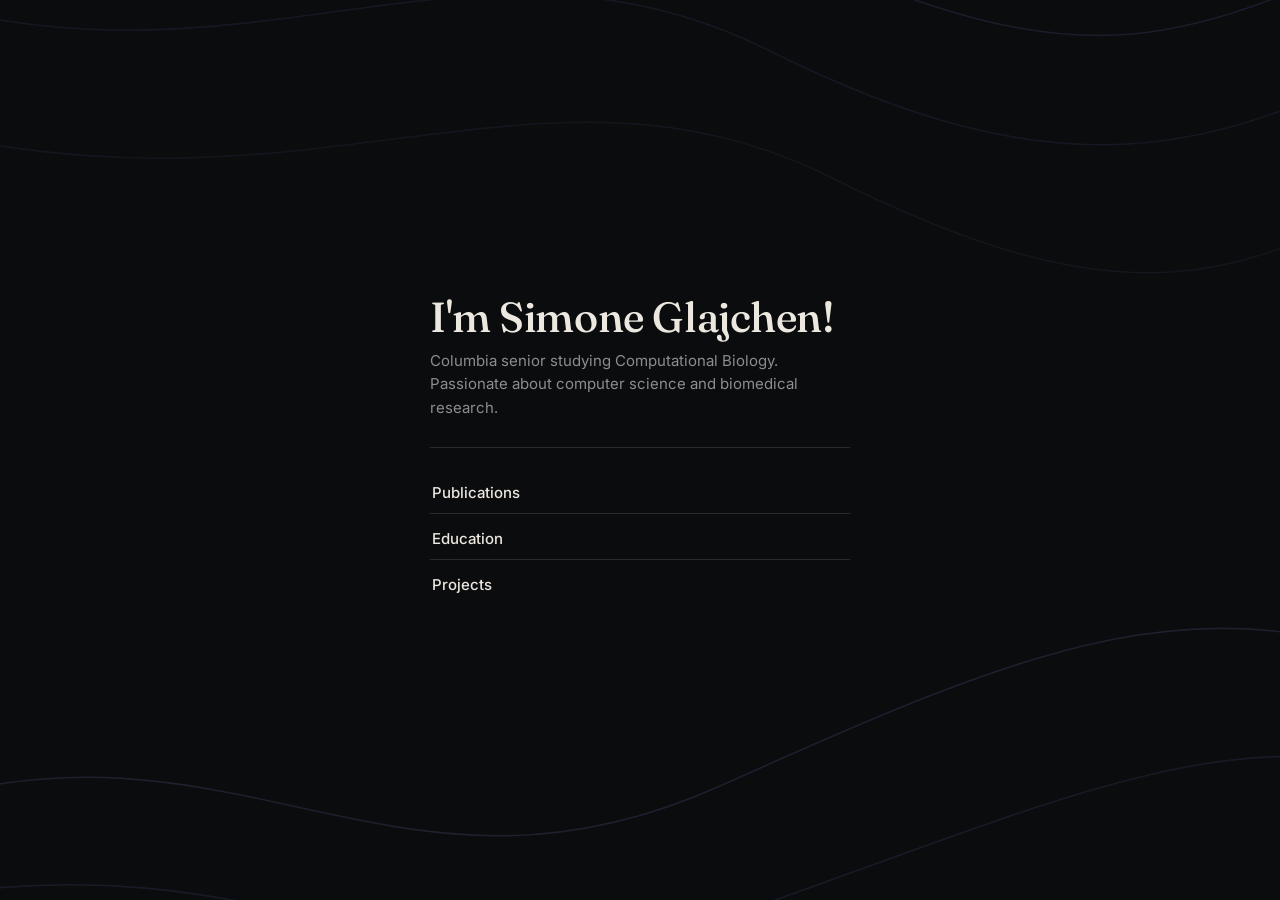
<file: index.html>
<!DOCTYPE html>
<html lang="en">
<head>
<meta charset="UTF-8">
<meta name="viewport" content="width=device-width, initial-scale=1.0">
<title>Simone Glajchen</title>
<link rel="stylesheet" href="style.css">
</head>
<body>

<svg class="field" viewBox="0 0 800 800" preserveAspectRatio="xMidYMid slice" xmlns="http://www.w3.org/2000/svg">
  <path d="M -50 620 C 150 560, 250 700, 450 610 S 750 480, 900 540" stroke="#7b8ad1" stroke-width="1" fill="none" opacity="0.16"/>
  <path d="M -50 680 C 180 640, 260 760, 460 690 S 780 560, 900 610" stroke="#7b8ad1" stroke-width="1" fill="none" opacity="0.12"/>
  <path d="M -50 120 C 160 180, 300 60, 480 150 S 760 220, 900 140" stroke="#7b8ad1" stroke-width="1" fill="none" opacity="0.1"/>
  <path d="M -50 60 C 140 100, 320 10, 500 90 S 740 150, 900 70" stroke="#7b8ad1" stroke-width="1" fill="none" opacity="0.14"/>
  <path d="M -50 200 C 200 260, 340 140, 520 230 S 780 300, 900 220" stroke="#7b8ad1" stroke-width="1" fill="none" opacity="0.08"/>
</svg>

<div class="card">
  <h1>I'm Simone Glajchen!</h1>
  <p class="tagline">Columbia senior studying Computational Biology. Passionate about computer science and biomedical research.</p>
  <div class="rule"></div>
  <ul class="links">
    <li><a href="publications.html"><span class="label">Publications</span></a></li>
    <li><a href="education.html"><span class="label">Education</span></a></li>
    <li><a href="projects.html"><span class="label">Projects</span></a></li>
  </ul>
</div>

</body>
</html>
</file>
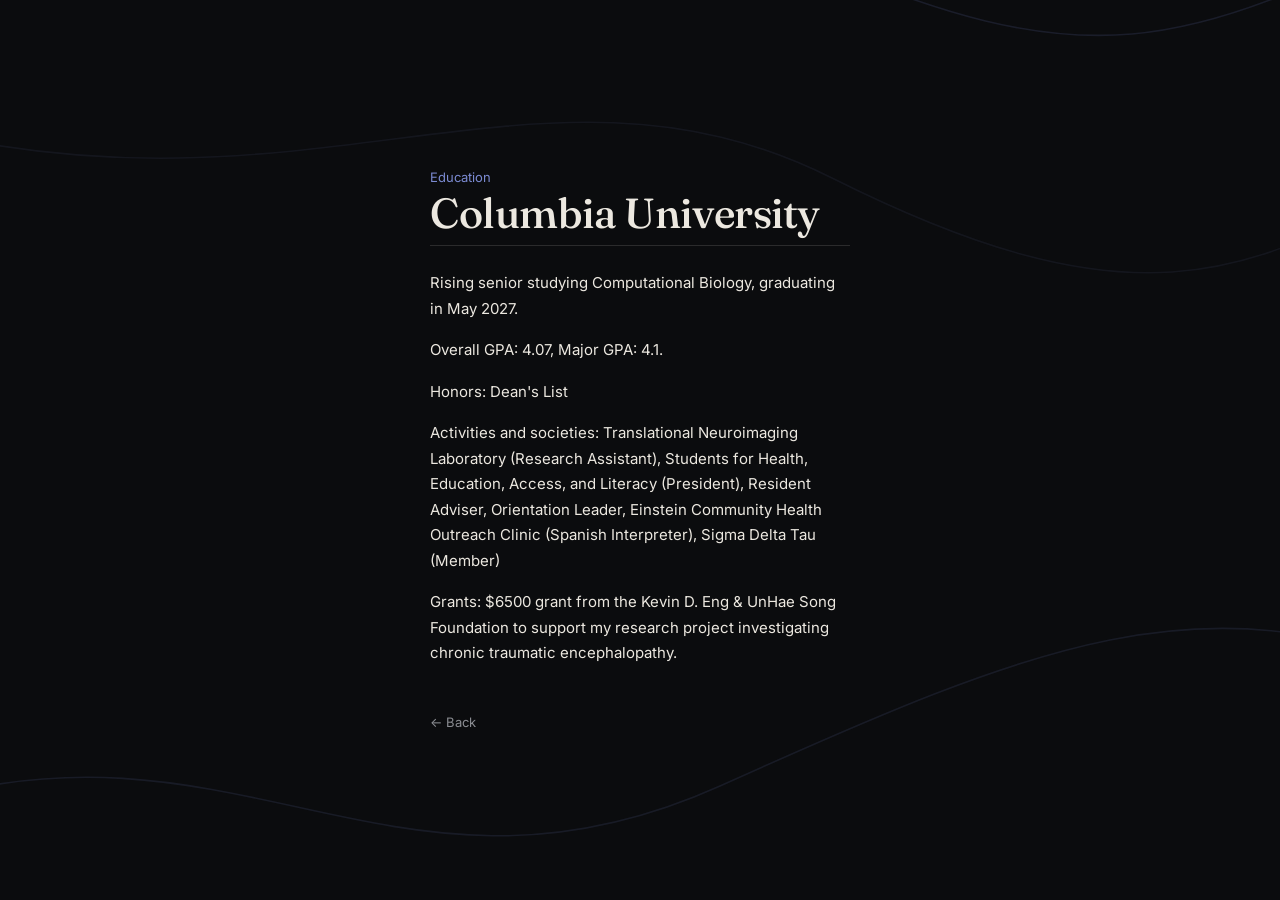
<file: education.html>
<!DOCTYPE html>
<html lang="en">
<head>
<meta charset="UTF-8">
<meta name="viewport" content="width=device-width, initial-scale=1.0">
<title>Simone Glajchen | Education</title>
<link rel="stylesheet" href="style.css">
</head>
<body>

<svg class="field" viewBox="0 0 800 800" preserveAspectRatio="xMidYMid slice" xmlns="http://www.w3.org/2000/svg">
  <path d="M -50 60 C 140 100, 320 10, 500 90 S 740 150, 900 70" stroke="#7b8ad1" stroke-width="1" fill="none" opacity="0.14"/>
  <path d="M -50 200 C 200 260, 340 140, 520 230 S 780 300, 900 220" stroke="#7b8ad1" stroke-width="1" fill="none" opacity="0.08"/>
  <path d="M -50 620 C 150 560, 250 700, 450 610 S 750 480, 900 540" stroke="#7b8ad1" stroke-width="1" fill="none" opacity="0.12"/>
</svg>

<div class="card">
  <p class="eyebrow">Education</p>
  <h1>Columbia University</h1>
  <div class="rule"></div>
  <div class="body-text">
    <p>Rising senior studying Computational Biology, graduating in May 2027.</p>
    <p>Overall GPA: 4.07, Major GPA: 4.1.</p>
    <p>Honors: Dean's List</p>
    <p>Activities and societies: Translational Neuroimaging Laboratory (Research Assistant), Students for Health, Education, Access, and Literacy (President), Resident Adviser, Orientation Leader, Einstein Community Health Outreach Clinic (Spanish Interpreter), Sigma Delta Tau (Member)</p>
    <p>Grants: $6500 grant from the Kevin D. Eng & UnHae Song Foundation to support my research project investigating chronic traumatic encephalopathy.<p>
  </div>
  <a class="back" href="index.html">&larr; Back</a>
</div>

</body>
</html>
</file>
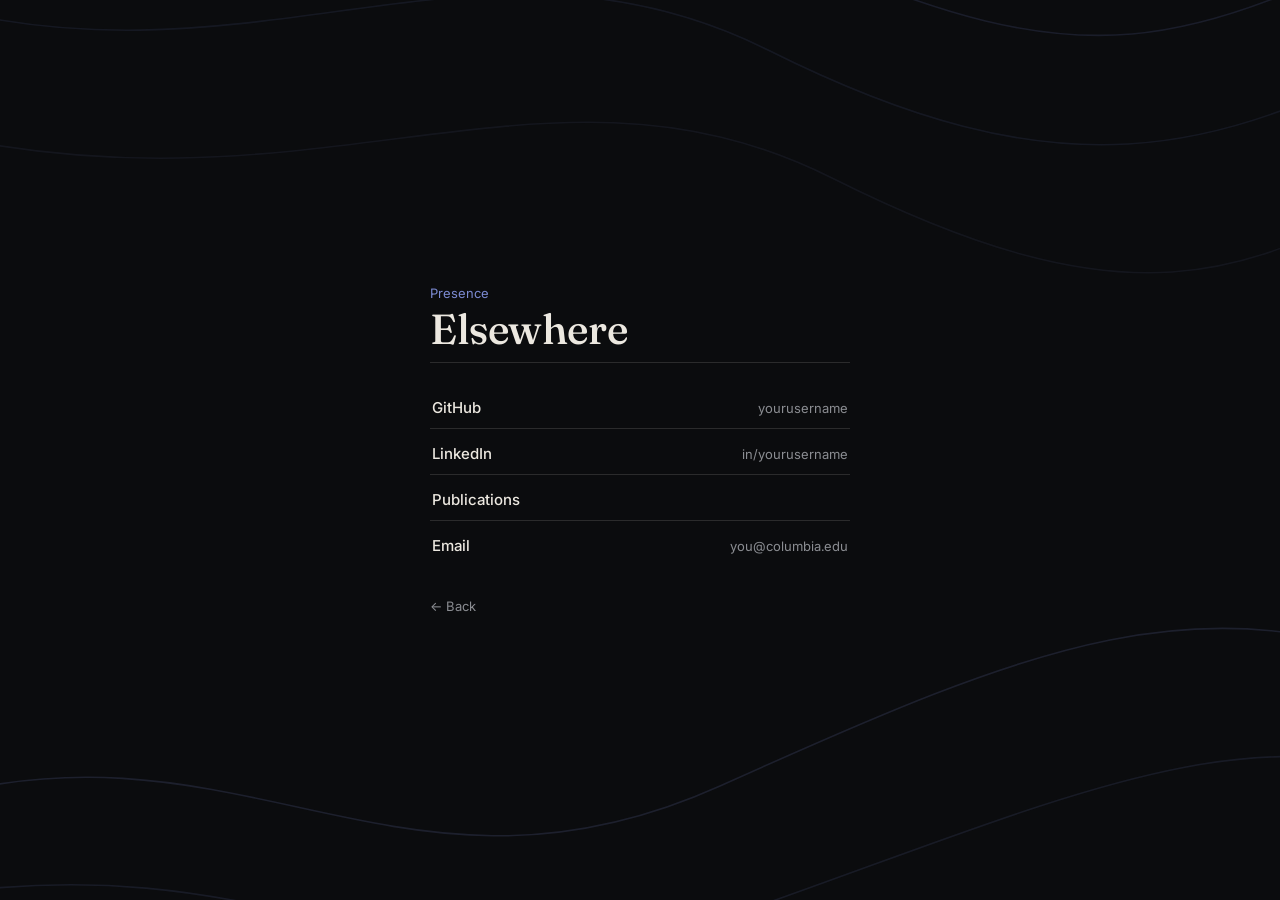
<file: presence.html>
<!DOCTYPE html>
<html lang="en">
<head>
<meta charset="UTF-8">
<meta name="viewport" content="width=device-width, initial-scale=1.0">
<title>Simone Glajchen | Presence</title>
<link rel="stylesheet" href="style.css">
</head>
<body>

<svg class="field" viewBox="0 0 800 800" preserveAspectRatio="xMidYMid slice" xmlns="http://www.w3.org/2000/svg">
  <path d="M -50 620 C 150 560, 250 700, 450 610 S 750 480, 900 540" stroke="#7b8ad1" stroke-width="1" fill="none" opacity="0.16"/>
  <path d="M -50 680 C 180 640, 260 760, 460 690 S 780 560, 900 610" stroke="#7b8ad1" stroke-width="1" fill="none" opacity="0.12"/>
  <path d="M -50 120 C 160 180, 300 60, 480 150 S 760 220, 900 140" stroke="#7b8ad1" stroke-width="1" fill="none" opacity="0.1"/>
  <path d="M -50 60 C 140 100, 320 10, 500 90 S 740 150, 900 70" stroke="#7b8ad1" stroke-width="1" fill="none" opacity="0.14"/>
  <path d="M -50 200 C 200 260, 340 140, 520 230 S 780 300, 900 220" stroke="#7b8ad1" stroke-width="1" fill="none" opacity="0.08"/>
</svg>

<div class="card">
  <p class="eyebrow">Presence</p>
  <h1>Elsewhere</h1>
  <div class="rule"></div>
  <ul class="links">
    <li><a href="https://github.com/yourusername" target="_blank" rel="noopener"><span class="label">GitHub</span><span class="value">yourusername</span></a></li>
    <li><a href="https://www.linkedin.com/in/yourusername/" target="_blank" rel="noopener"><span class="label">LinkedIn</span><span class="value">in/yourusername</span></a></li>
    <li><a href="publications.html"><span class="label">Publications</span></a></li>
    <li><a href="mailto:you@columbia.edu"><span class="label">Email</span><span class="value">you@columbia.edu</span></a></li>
  </ul>
  <a class="back" href="index.html">&larr; Back</a>
</div>

</body>
</html>
</file>
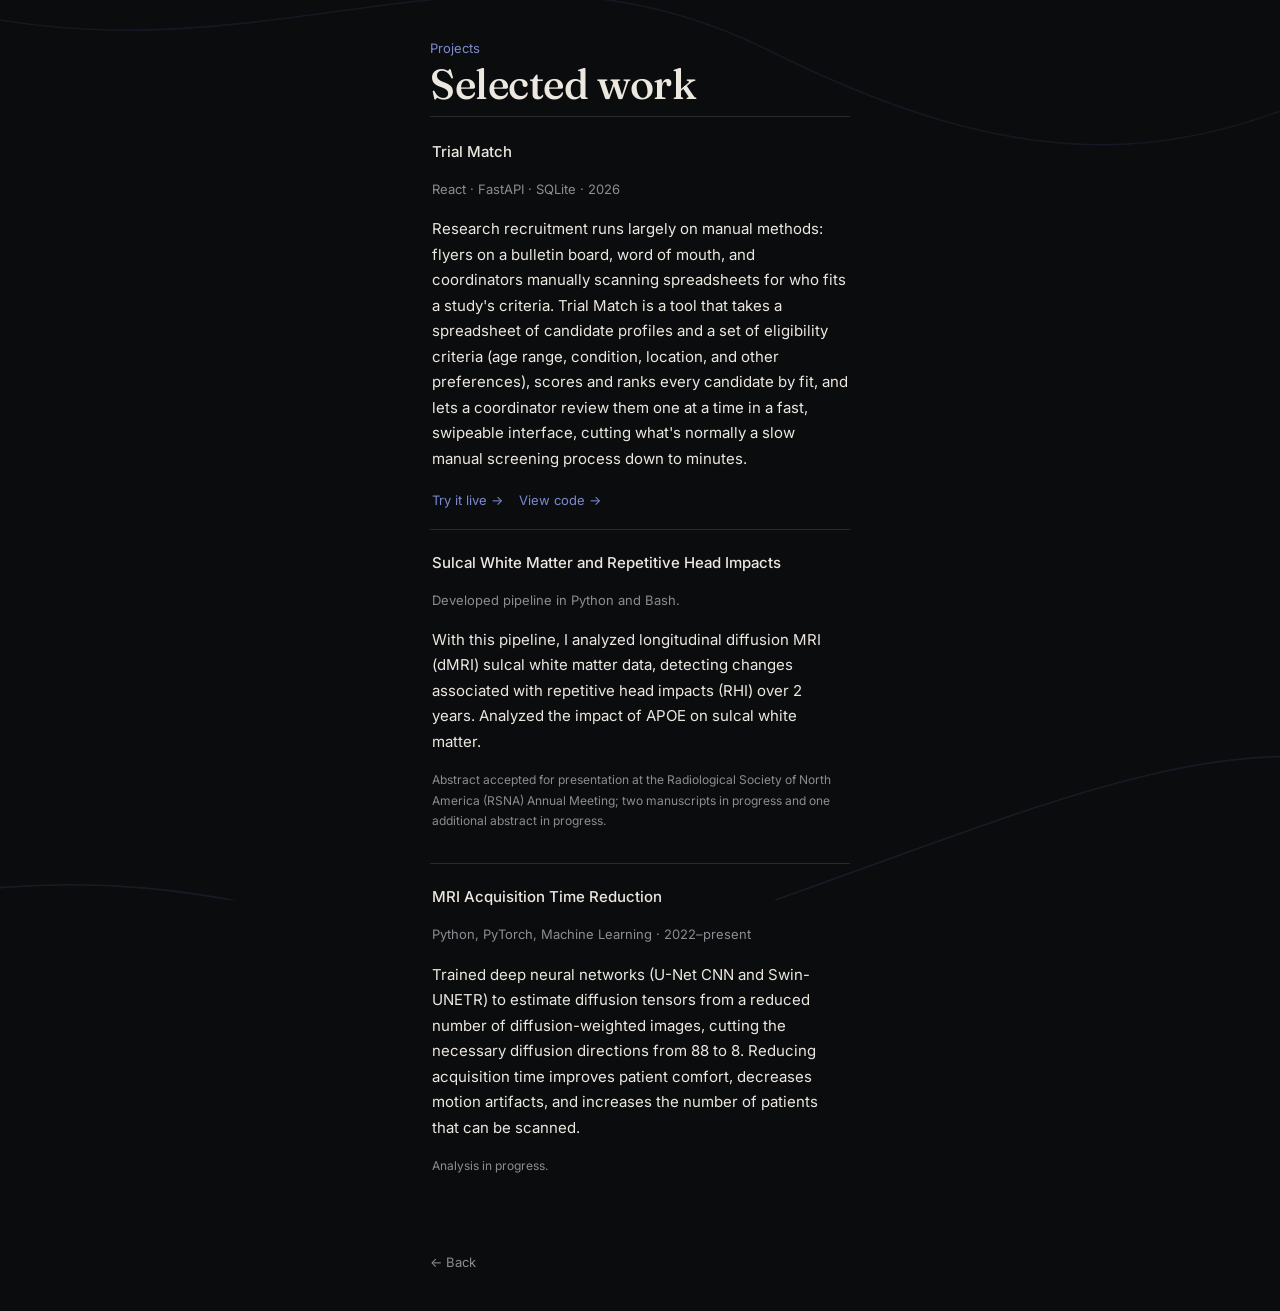
<file: projects.html>
<!DOCTYPE html>
<html lang="en">
<head>
<meta charset="UTF-8">
<meta name="viewport" content="width=device-width, initial-scale=1.0">
<title>Simone Glajchen | Projects</title>
<link rel="stylesheet" href="style.css">
</head>
<body>

<svg class="field" viewBox="0 0 800 800" preserveAspectRatio="xMidYMid slice" xmlns="http://www.w3.org/2000/svg">
  <path d="M -50 680 C 180 640, 260 760, 460 690 S 780 560, 900 610" stroke="#7b8ad1" stroke-width="1" fill="none" opacity="0.12"/>
  <path d="M -50 120 C 160 180, 300 60, 480 150 S 760 220, 900 140" stroke="#7b8ad1" stroke-width="1" fill="none" opacity="0.1"/>
</svg>

<div class="card">
  <p class="eyebrow">Projects</p>
  <h1>Selected work</h1>
  <div class="rule"></div>
  <div class="body-text">
    <ul class="pub-list">
      <li>
        <p class="pub-title">Trial Match</p>
        <p class="pub-meta">React &middot; FastAPI &middot; SQLite &middot; 2026</p>
        <p>
          Research recruitment runs largely on manual methods: flyers on a bulletin board, 
          word of mouth, and coordinators manually scanning spreadsheets for who 
          fits a study's criteria. Trial Match is a tool that takes a
          spreadsheet of candidate profiles and a set of eligibility criteria
          (age range, condition, location, and other preferences), scores and
          ranks every candidate by fit, and lets a coordinator review them one
          at a time in a fast, swipeable interface, cutting what's
          normally a slow manual screening process down to minutes. 
        </p>
        <a class="pub-link" href="https://trial-match-jmi1z4ge2-simone-glajchen.vercel.app/" target="_blank" rel="noopener">Try it live &rarr;</a>
        &nbsp;&nbsp;
        <a class="pub-link" href="https://github.com/simoneglajchen/trial-match" target="_blank" rel="noopener">View code &rarr;</a>
      </li>
      <li>
        <p class="pub-title">Sulcal White Matter and Repetitive Head Impacts</p>
        <p class="pub-meta">Developed pipeline in Python and Bash. </p>
          <p>With this pipeline, I analyzed longitudinal diffusion MRI (dMRI) sulcal white matter data, detecting changes associated with repetitive head impacts (RHI) over 2 years. Analyzed the impact of APOE on sulcal white matter.</p>
        <p style="margin-top: 8px; font-size: 12px; color: var(--ink-dim);">Abstract accepted for presentation at the Radiological Society of North America (RSNA) Annual Meeting; two manuscripts in progress and one additional abstract in progress. </p>
      <li>
        <p class="pub-title">MRI Acquisition Time Reduction</p>
        <p class="pub-meta">Python, PyTorch, Machine Learning &middot; 2022&ndash;present</p>
        <p>Trained deep neural networks (U-Net CNN and Swin-UNETR) to estimate diffusion tensors from a reduced number of diffusion-weighted images, cutting the necessary diffusion directions from 88 to 8. Reducing acquisition time improves patient comfort, decreases motion artifacts, and increases the number of patients that can be scanned.</p>
        <p style="margin-top: 8px; font-size: 12px; color: var(--ink-dim);">Analysis in progress.</p>
      </li>
    </ul>
  </div>
  <a class="back" href="index.html">&larr; Back</a>
</div>

</body>
</html>
</file>
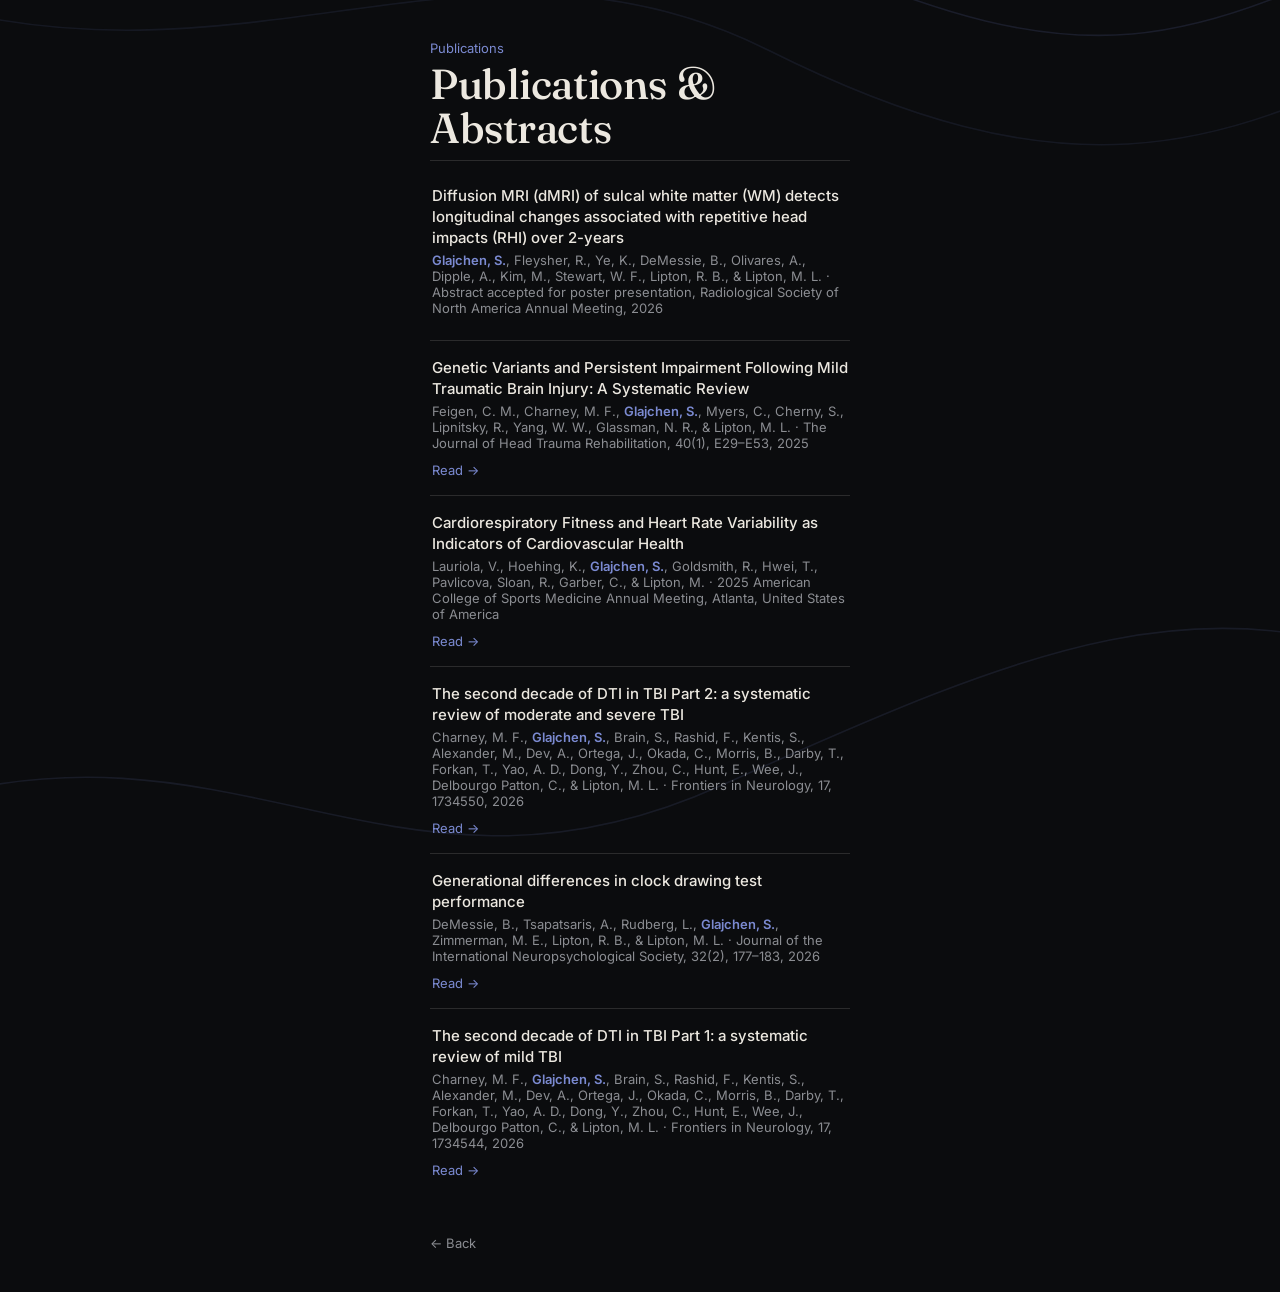
<file: publications.html>
<!DOCTYPE html>
<html lang="en">
<head>
<meta charset="UTF-8">
<meta name="viewport" content="width=device-width, initial-scale=1.0">
<title>Simone Glajchen | Publications</title>
<link rel="stylesheet" href="style.css">
</head>
<body>
<svg class="field" viewBox="0 0 800 800" preserveAspectRatio="xMidYMid slice" xmlns="http://www.w3.org/2000/svg">
  <path d="M -50 120 C 160 180, 300 60, 480 150 S 760 220, 900 140" stroke="#7b8ad1" stroke-width="1" fill="none" opacity="0.1"/>
  <path d="M -50 60 C 140 100, 320 10, 500 90 S 740 150, 900 70" stroke="#7b8ad1" stroke-width="1" fill="none" opacity="0.14"/>
  <path d="M -50 620 C 150 560, 250 700, 450 610 S 750 480, 900 540" stroke="#7b8ad1" stroke-width="1" fill="none" opacity="0.12"/>
</svg>
<div class="card">
  <p class="eyebrow">Publications</p>
  <h1>Publications &amp; Abstracts</h1>
  <div class="rule"></div>
  <ul class="pub-list">
    <li>
      <p class="pub-title">Diffusion MRI (dMRI) of sulcal white matter (WM) detects longitudinal changes associated with repetitive head impacts (RHI) over 2-years</p>
      <p class="pub-meta"><span class="you">Glajchen, S.</span>, Fleysher, R., Ye, K., DeMessie, B., Olivares, A., Dipple, A., Kim, M., Stewart, W. F., Lipton, R. B., &amp; Lipton, M. L. &middot; Abstract accepted for poster presentation, Radiological Society of North America Annual Meeting, 2026</p>
    </li>
    <li>
      <p class="pub-title">Genetic Variants and Persistent Impairment Following Mild Traumatic Brain Injury: A Systematic Review</p>
      <p class="pub-meta">Feigen, C. M., Charney, M. F., <span class="you">Glajchen, S.</span>, Myers, C., Cherny, S., Lipnitsky, R., Yang, W. W., Glassman, N. R., &amp; Lipton, M. L. &middot; The Journal of Head Trauma Rehabilitation, 40(1), E29&ndash;E53, 2025</p>
      <a class="pub-link" href="https://doi.org/10.1097/HTR.0000000000000907" target="_blank" rel="noopener">Read &rarr;</a>
    </li>
    <li>
      <p class="pub-title">Cardiorespiratory Fitness and Heart Rate Variability as Indicators of Cardiovascular Health</p>
      <p class="pub-meta">Lauriola, V., Hoehing, K., <span class="you">Glajchen, S.</span>, Goldsmith, R., Hwei, T., Pavlicova, Sloan, R., Garber, C., &amp; Lipton, M. &middot; 2025 American College of Sports Medicine Annual Meeting, Atlanta, United States of America</p>
      <a class="pub-link" href="https://www.ovid.com/jnls/acsm-msse/fulltext/10.1249/01.mss.0001161856.11007.fc~cardiorespiratory-fitness-and-heart-rate-variability-as" target="_blank" rel="noopener">Read &rarr;</a>
    </li>
    <li>
      <p class="pub-title">The second decade of DTI in TBI Part 2: a systematic review of moderate and severe TBI</p>
      <p class="pub-meta">Charney, M. F., <span class="you">Glajchen, S.</span>, Brain, S., Rashid, F., Kentis, S., Alexander, M., Dev, A., Ortega, J., Okada, C., Morris, B., Darby, T., Forkan, T., Yao, A. D., Dong, Y., Zhou, C., Hunt, E., Wee, J., Delbourgo Patton, C., &amp; Lipton, M. L. &middot; Frontiers in Neurology, 17, 1734550, 2026</p>
      <a class="pub-link" href="https://doi.org/10.3389/fneur.2026.1734550" target="_blank" rel="noopener">Read &rarr;</a>
    </li>
    <li>
      <p class="pub-title">Generational differences in clock drawing test performance</p>
      <p class="pub-meta">DeMessie, B., Tsapatsaris, A., Rudberg, L., <span class="you">Glajchen, S.</span>, Zimmerman, M. E., Lipton, R. B., &amp; Lipton, M. L. &middot; Journal of the International Neuropsychological Society, 32(2), 177&ndash;183, 2026</p>
      <a class="pub-link" href="https://doi.org/10.1017/S1355617726101830" target="_blank" rel="noopener">Read &rarr;</a>
    </li>
    <li>
      <p class="pub-title">The second decade of DTI in TBI Part 1: a systematic review of mild TBI</p>
      <p class="pub-meta">Charney, M. F., <span class="you">Glajchen, S.</span>, Brain, S., Rashid, F., Kentis, S., Alexander, M., Dev, A., Ortega, J., Okada, C., Morris, B., Darby, T., Forkan, T., Yao, A. D., Dong, Y., Zhou, C., Hunt, E., Wee, J., Delbourgo Patton, C., &amp; Lipton, M. L. &middot; Frontiers in Neurology, 17, 1734544, 2026</p>
      <a class="pub-link" href="https://doi.org/10.3389/fneur.2026.1734544" target="_blank" rel="noopener">Read &rarr;</a>
    </li>
  </ul>
  <a class="back" href="index.html">&larr; Back</a>
</div>
</body>
</html>
</file>
<file: style.css>
@import url('https://fonts.googleapis.com/css2?family=Fraunces:opsz,wght@9..144,400;9..144,500&family=Inter:wght@400;500&display=swap');

:root {
  --bg: #0b0c0e;
  --ink: #ece8e0;
  --ink-dim: #8b8d92;
  --accent: #7b8ad1;
  --line: rgba(236, 232, 224, 0.14);
}

* { box-sizing: border-box; }

html, body {
  margin: 0;
  padding: 0;
  background: var(--bg);
  color: var(--ink);
  min-height: 100%;
}

body {
  font-family: 'Inter', -apple-system, sans-serif;
  display: flex;
  align-items: center;
  justify-content: center;
  min-height: 100vh;
  position: relative;
  padding: 40px 20px;
}

svg.field {
  position: fixed;
  inset: 0;
  width: 100%;
  height: 100%;
  z-index: 0;
}

.card {
  position: relative;
  z-index: 1;
  width: 100%;
  max-width: 420px;
}

h1 {
  font-family: 'Fraunces', serif;
  font-weight: 500;
  font-size: 42px;
  line-height: 1.05;
  margin: 0 0 10px;
  letter-spacing: -0.01em;
}

.eyebrow {
  font-size: 13px;
  color: var(--accent);
  margin: 0 0 6px;
}

.tagline, .role {
  font-size: 15px;
  color: var(--ink-dim);
  margin: 0 0 28px;
  line-height: 1.55;
}

.rule {
  height: 1px;
  background: var(--line);
  margin-bottom: 24px;
}

ul.links {
  list-style: none;
  margin: 0;
  padding: 0;
  display: flex;
  flex-direction: column;
  gap: 4px;
}

ul.links li a {
  display: flex;
  align-items: baseline;
  justify-content: space-between;
  padding: 11px 2px;
  color: var(--ink);
  text-decoration: none;
  font-size: 15px;
  border-bottom: 1px solid var(--line);
  transition: color 0.15s ease, border-color 0.15s ease;
}

ul.links li:last-child a { border-bottom: none; }
ul.links li a span.label { font-weight: 500; }
ul.links li a span.value {
  color: var(--ink-dim);
  font-size: 13px;
  font-variant-numeric: tabular-nums;
}
ul.links li a:hover,
ul.links li a:hover span.value { color: var(--accent); }

.back {
  display: inline-block;
  margin-top: 32px;
  font-size: 13px;
  color: var(--ink-dim);
  text-decoration: none;
}
.back:hover { color: var(--accent); }

.body-text {
  font-size: 15px;
  line-height: 1.7;
  color: var(--ink);
}
.body-text p { margin: 0 0 16px; }
.body-text ul { margin: 0 0 16px; padding-left: 18px; }
.body-text li { margin-bottom: 6px; }

ul.pub-list {
  list-style: none;
  margin: 0 0 8px;
  padding: 0;
  display: flex;
  flex-direction: column;
}

ul.pub-list li {
  padding: 16px 2px;
  border-bottom: 1px solid var(--line);
}

ul.pub-list li:first-child { padding-top: 0; }
ul.pub-list li:last-child { border-bottom: none; }

.pub-title {
  font-size: 15px;
  font-weight: 500;
  margin: 0 0 4px;
  line-height: 1.4;
}

.pub-meta {
  font-size: 13px;
  color: var(--ink-dim);
  margin: 0 0 8px;
}

.pub-link {
  font-size: 13px;
  color: var(--accent);
  text-decoration: none;
}
.pub-link:hover { text-decoration: underline; }

.you {
  color: var(--accent);
  font-weight: 600;
}

@media (max-width: 420px) {
  h1 { font-size: 34px; }
}
</file>
